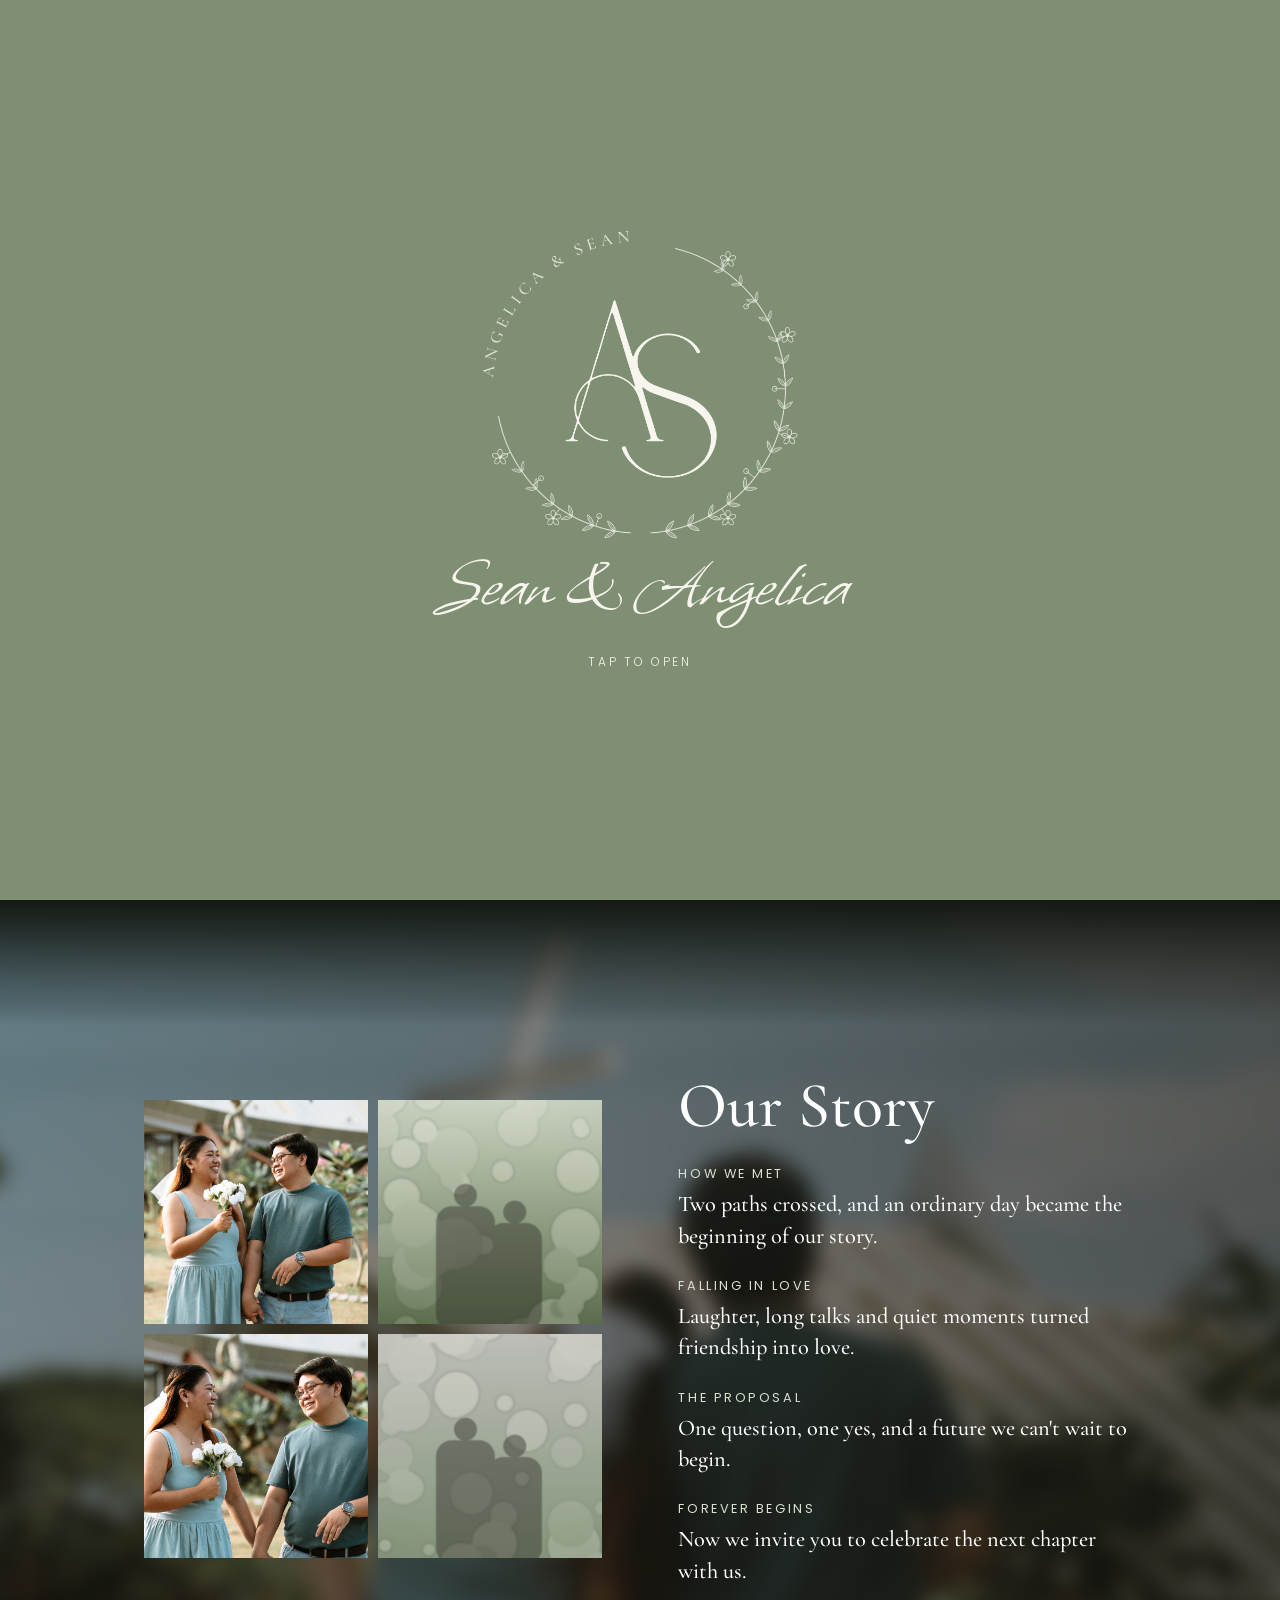
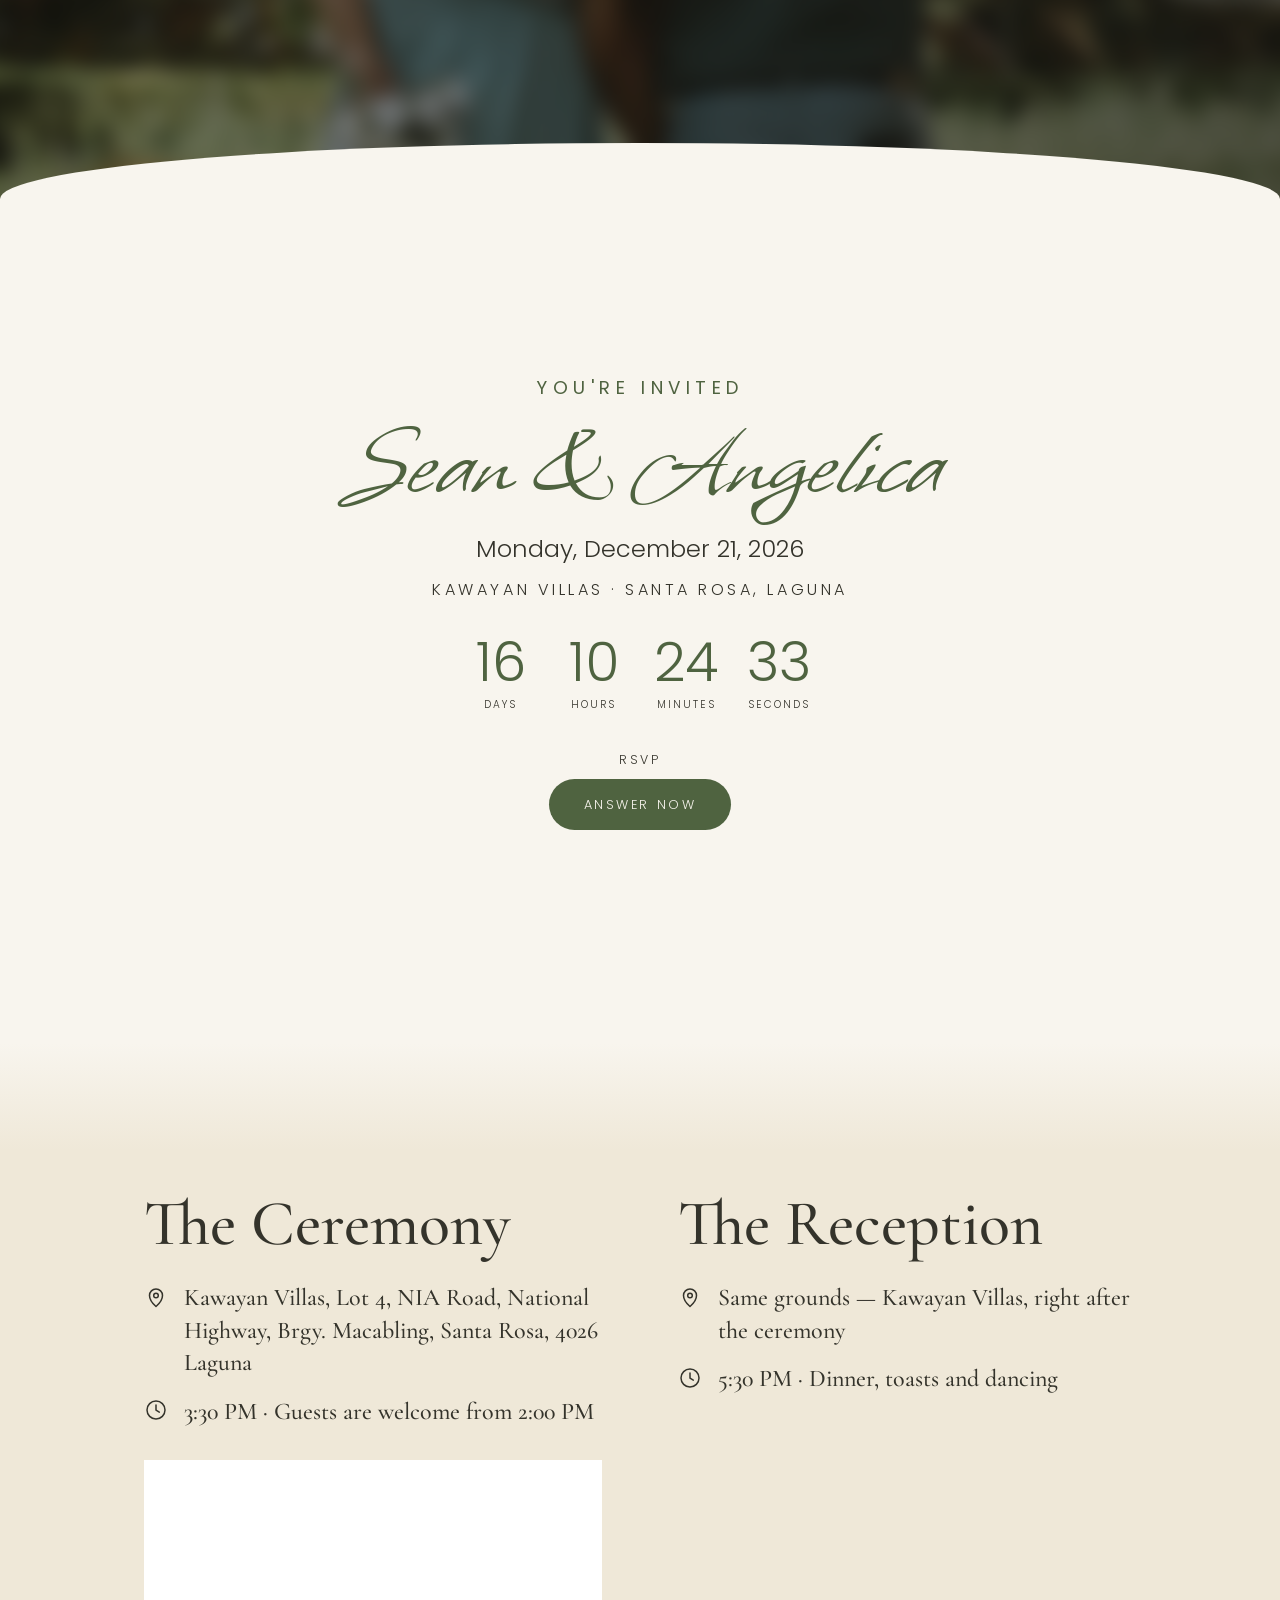
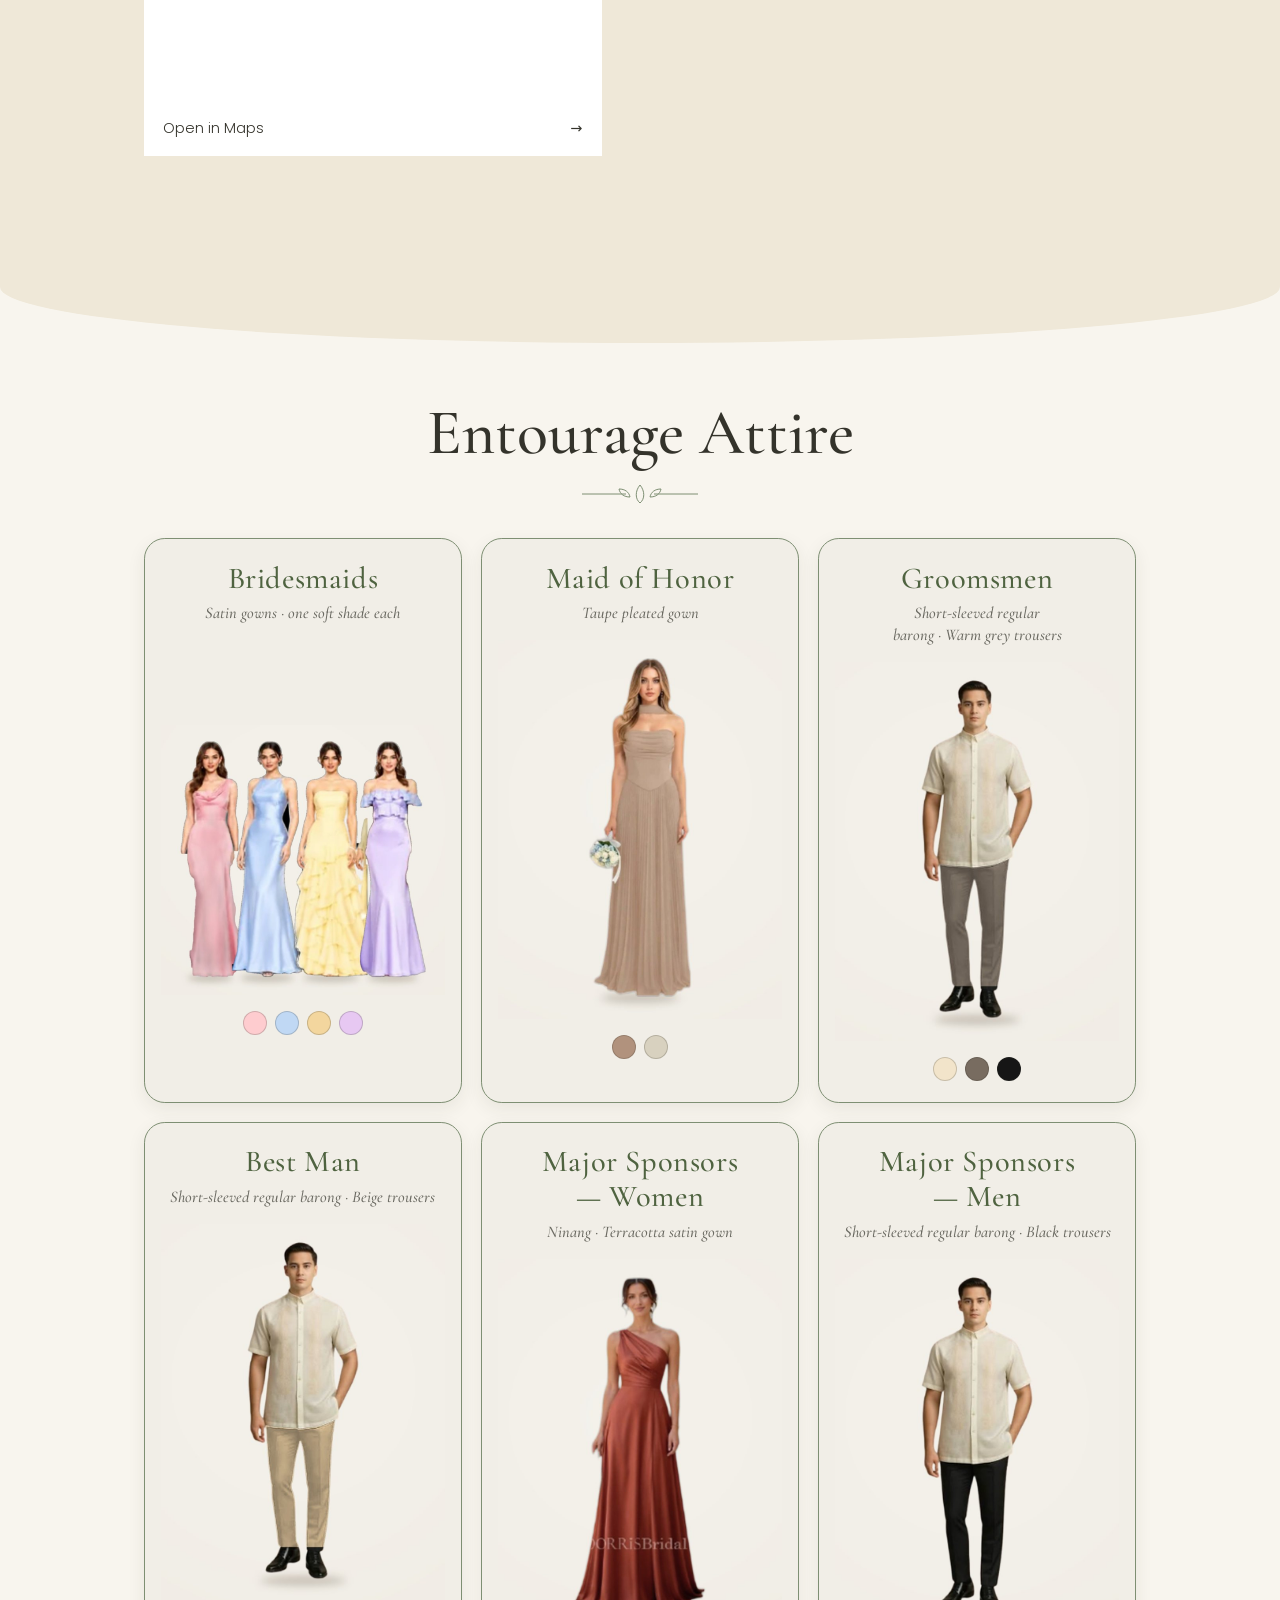
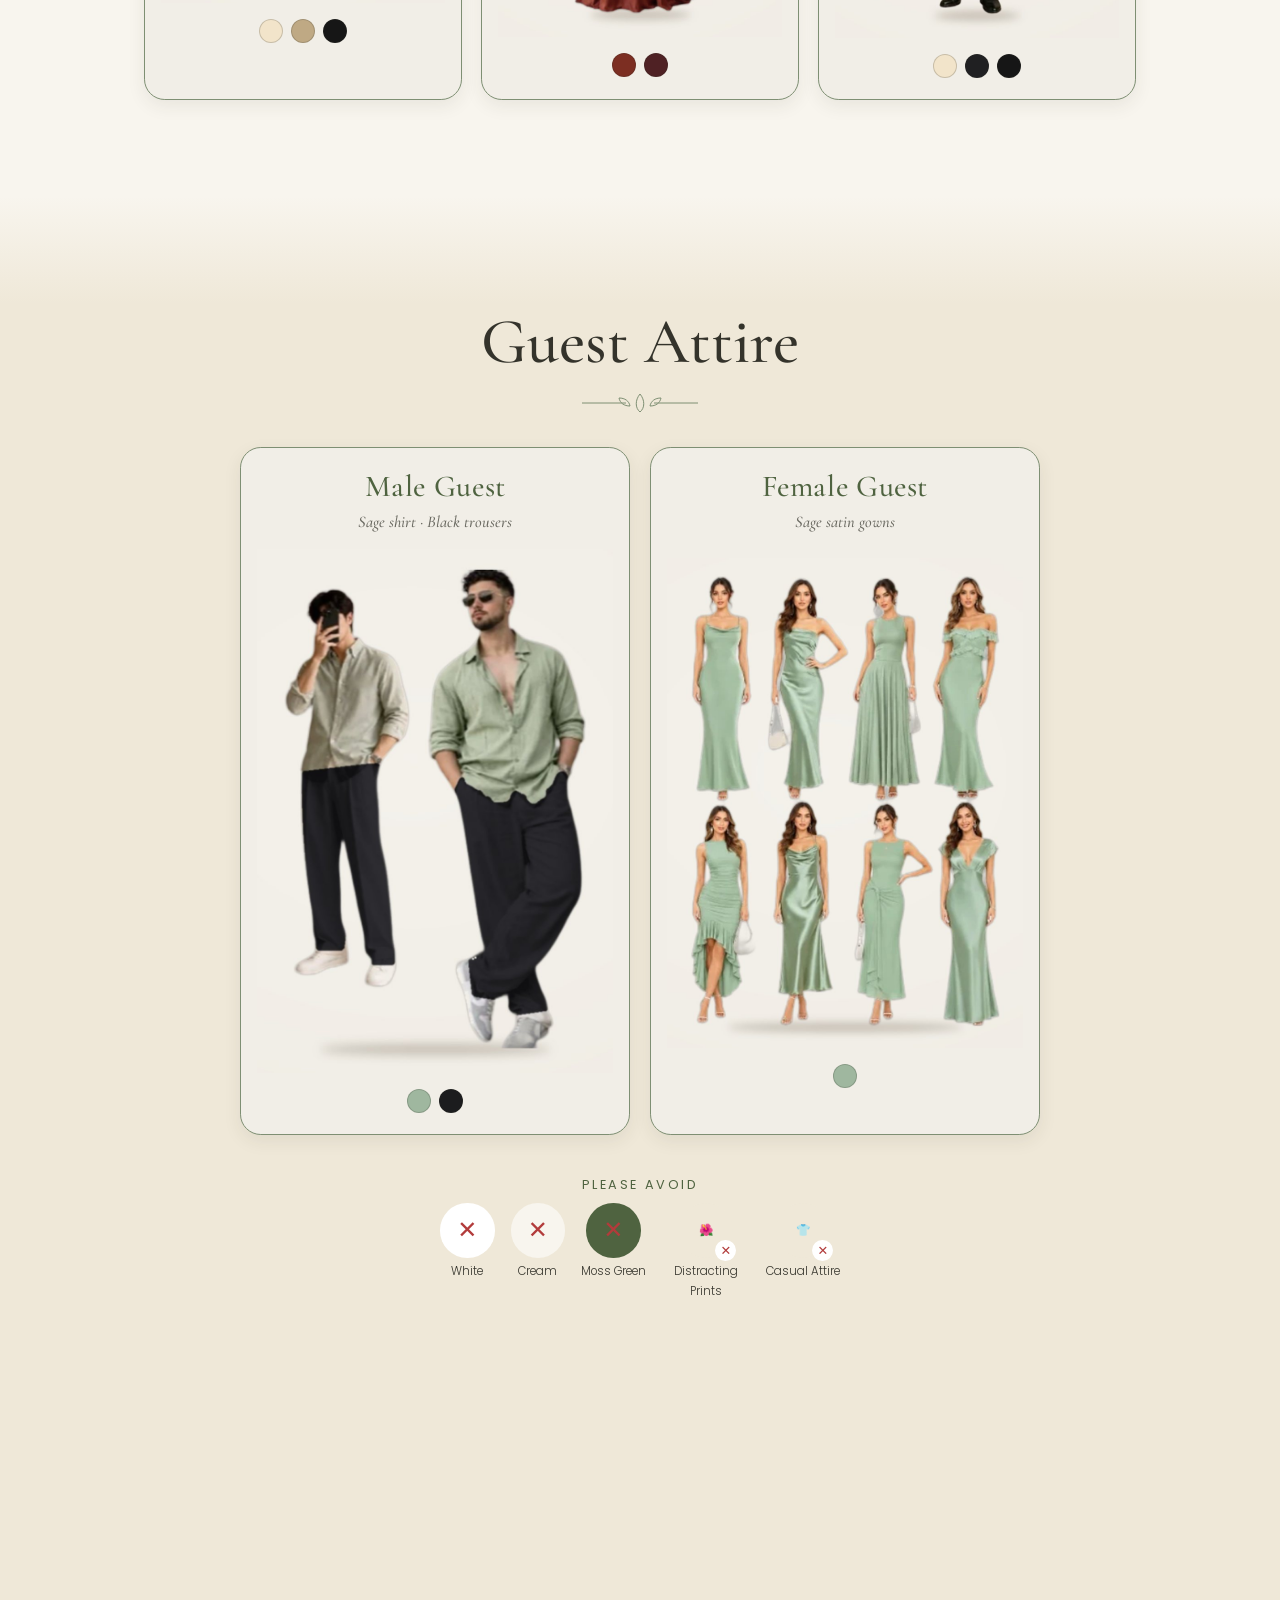
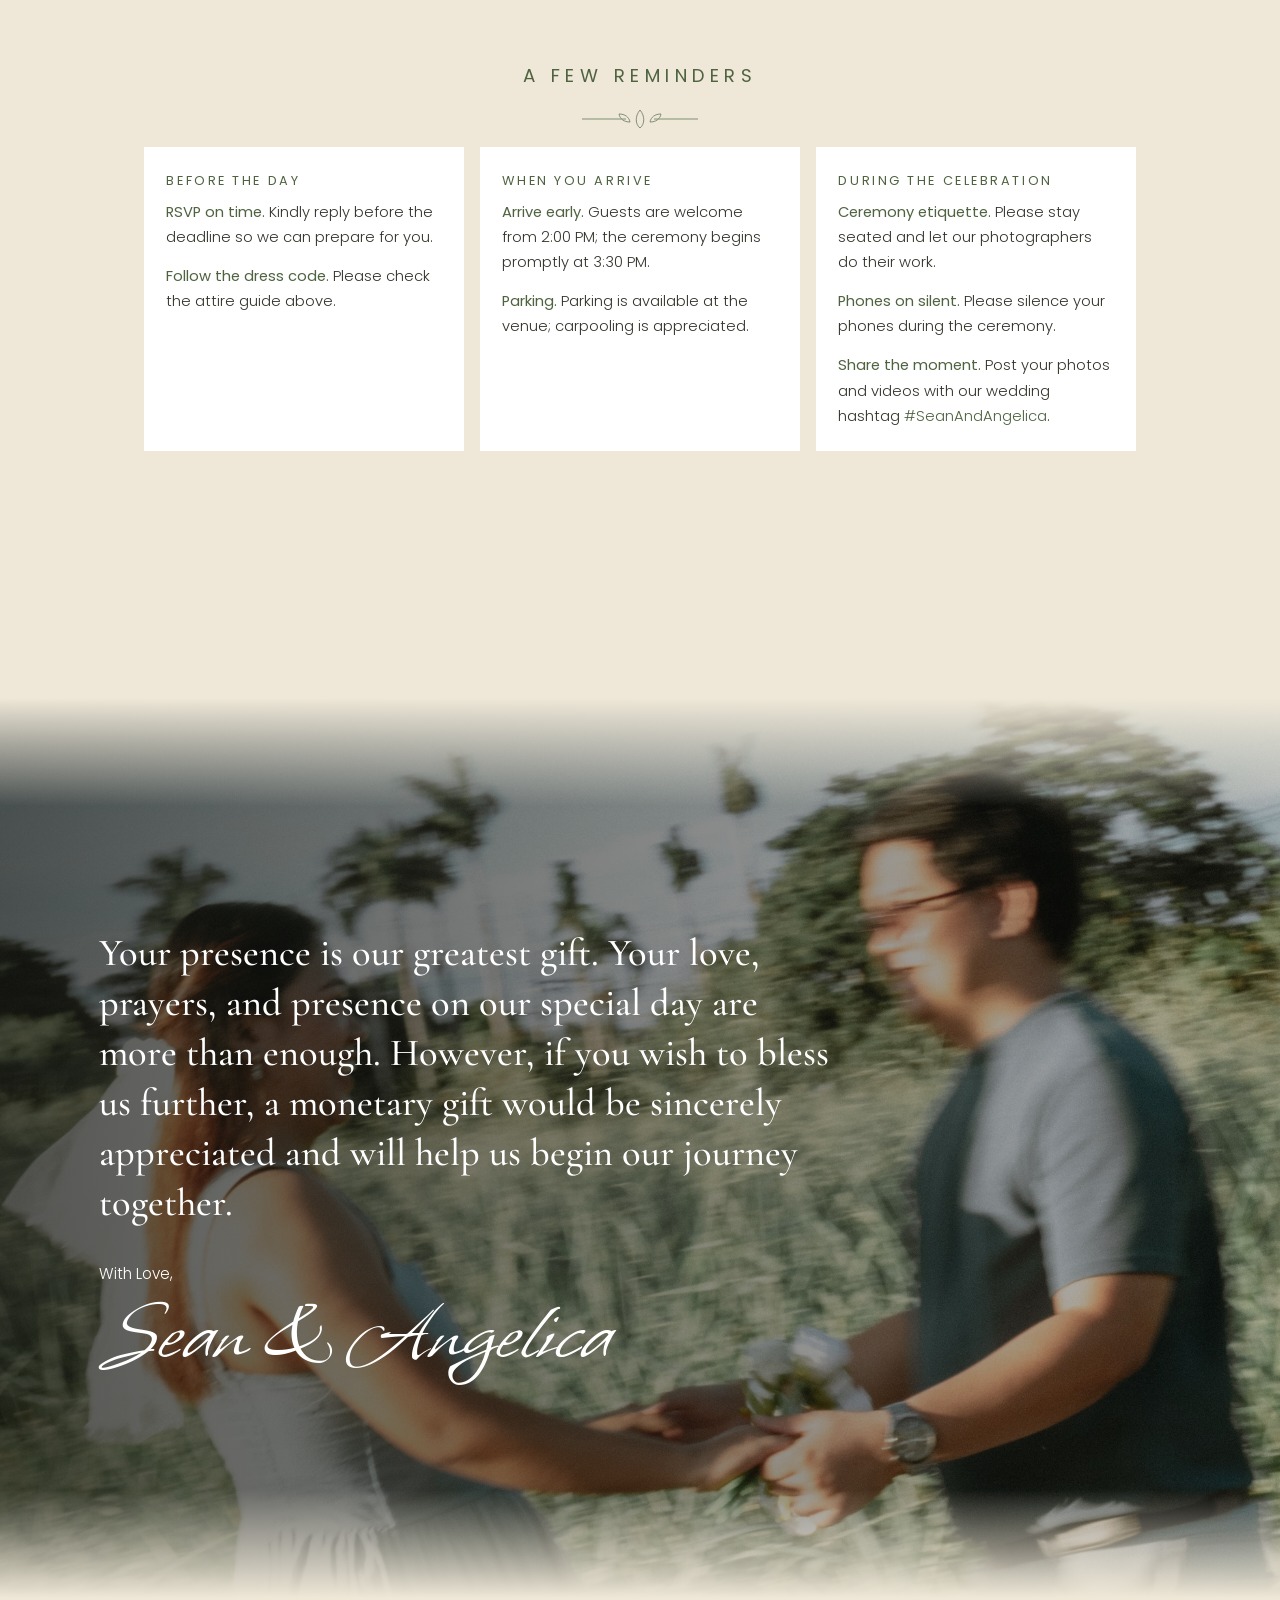
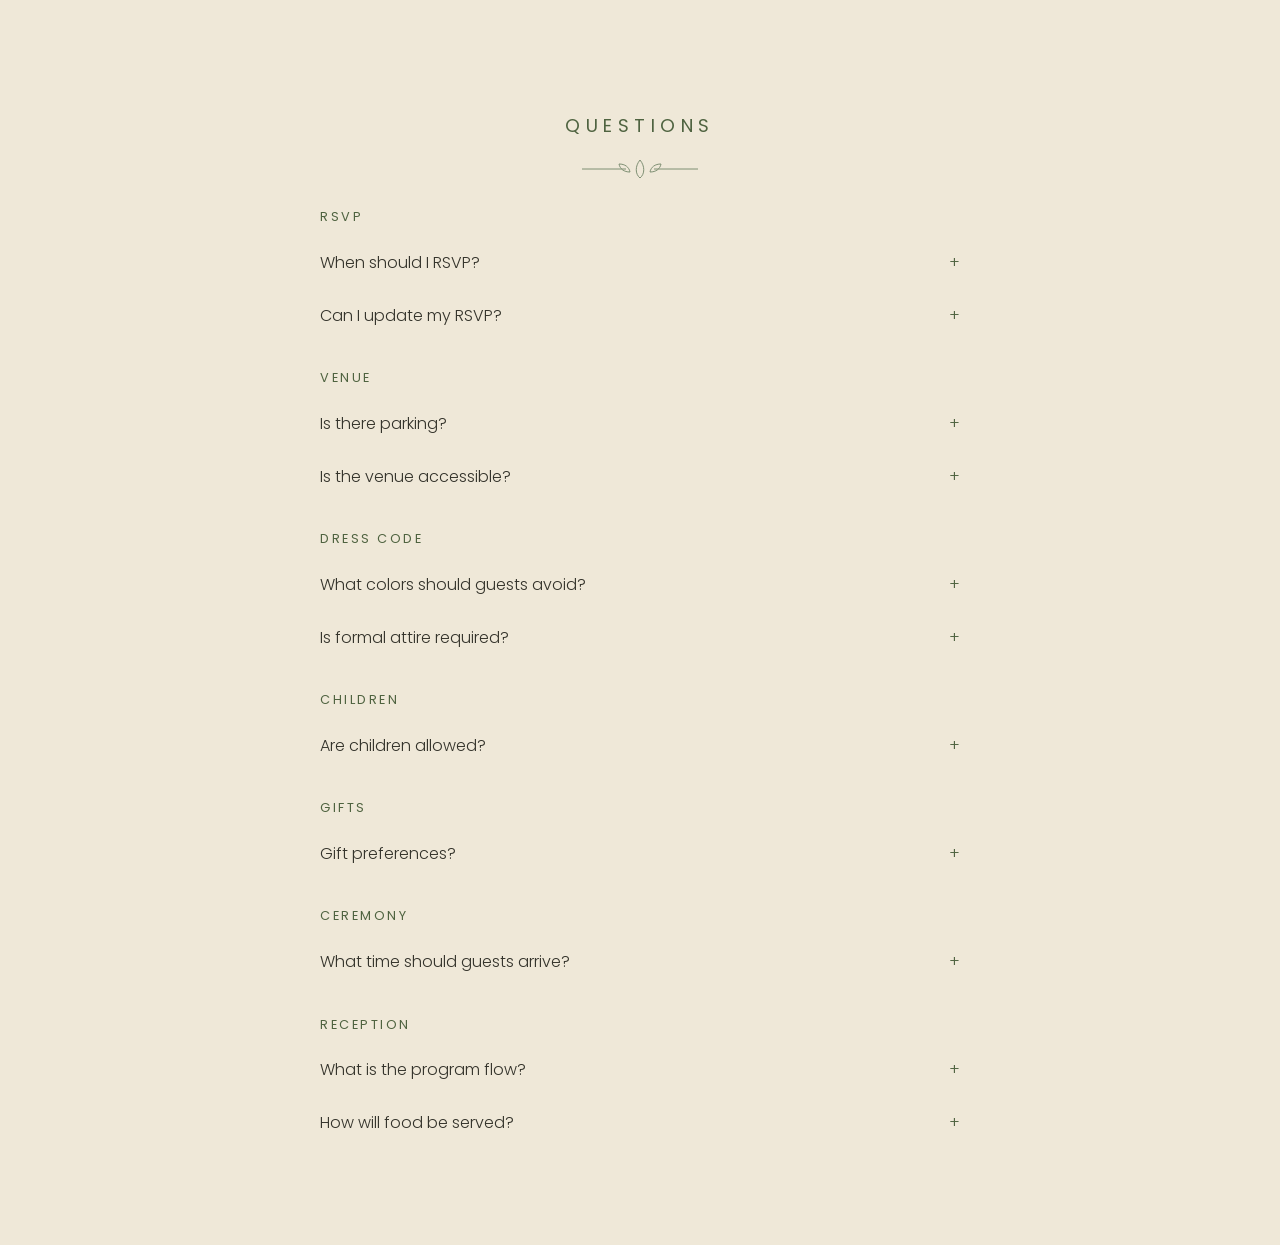
<file: index.html>
<!DOCTYPE html>
<html lang="en"><head><meta charset="utf-8">
<meta name="viewport" content="width=device-width,initial-scale=1,viewport-fit=cover">
<title>Sean &amp; Angelica · You're Invited</title>
<meta name="description" content="You are invited to the wedding of Sean &amp; Angelica at Kawayan Villas, Santa Rosa, Laguna.">
<meta property="og:title" content="Sean &amp; Angelica — You're Invited"><meta property="og:image" content="assets/logo/AS-full-sage.png">
<meta name="theme-color" content="#7E8F73"><link rel="manifest" href="manifest.webmanifest"><link rel="icon" href="assets/icons/icon-192.png">
<link rel="preconnect" href="https://fonts.googleapis.com"><link rel="preconnect" href="https://fonts.gstatic.com" crossorigin>
<link href="https://fonts.googleapis.com/css2?family=Poppins:wght@300;400;600&amp;family=Cormorant+Garamond:ital,wght@0,500;1,500&amp;family=Whisper&amp;display=swap" rel="stylesheet">
<link rel="stylesheet" href="styles.css"></head>
<body class="locked">
<svg width="0" height="0" style="position:absolute" aria-hidden="true"><symbol id="pin" viewBox="0 0 24 24"><path d="M12 21.5s-6.5-5.6-6.5-11a6.5 6.5 0 0113 0c0 5.4-6.500 11-6.500 11z"/><circle cx="12" cy="10.500" r="2.300"/></symbol><symbol id="clk" viewBox="0 0 24 24"><circle cx="12" cy="12" r="9"/><path d="M12 7v5.200l3.300 2"/></symbol><symbol id="fl" viewBox="0 0 120 24"><path d="M2 12h44M74 12h44M60 21c-5-4-5-12 0-18 5 6 5 14 0 18zM50 15c-6 0-10-3-11-8 6 0 10 3 11 8zM70 15c6 0 10-3 11-8-6 0-10 3-11 8z"/></symbol></svg>

<!-- PAGE 1 · COVER -->
<section id="cover" role="button" tabindex="0" aria-label="Tap to open the invitation">
<img class="logo" src="assets/logo/AS-full-cream.png" alt="A &amp; S monogram">
<h1 class="names">Sean &amp; Angelica</h1><p id="for" class="caps" hidden></p><p class="tap caps">Tap to open</p></section>

<header id="top"><nav class="l"><a href="#hero">Home</a><a href="#venue">The Day</a><a href="#attire">Attire</a></nav>
<a class="brand" href="#hero">Sean &amp; Angelica</a>
<nav class="r"><a href="#reminders">Reminders</a><a href="#presence">Gifts</a><a href="#story">Our Story</a><a href="#faq">FAQ</a></nav>
<button class="mb" aria-label="Menu" aria-expanded="false"></button></header>
<nav id="menu" aria-label="Menu"><a href="#hero">Home</a><a href="#venue">The Day</a><a href="#attire">Attire</a><a href="#reminders">Reminders</a><a href="#presence">Gifts</a><a href="#story">Our Story</a><a href="#faq">FAQ</a></nav>

<main>
<!-- PAGE 2 · SAVE THE DATE -->
<section class="pg" id="hero" aria-label="Sean and Angelica">
<div class="hero-media">
<!-- PHOTO 1: replace assets/photos/photo1.jpg, then tune --focus-x / --focus-y (where the couple is) so they stay in frame.
     Phone-only crop: add --focus-x-m / --focus-y-m, or wrap this img in <picture> with a portrait <source media="(max-width:768px)"> -->
<img class="hero-img" src="assets/photos/photo1.jpg" alt="Sean and Angelica" width="1920" height="1080" fetchpriority="high" decoding="async" style="--focus-x:50%;--focus-y:80%" onerror="this.remove()">
</div>
<div class="in-hero">
<h2 class="names rv">Sean &amp; Angelica</h2>
<p class="det rv"><span>21 . 12 . 2026</span> <i>·</i> <span>Sta. Rosa, Laguna</span> <i>·</i> <span>2:00 PM</span></p>
</div></section>

<!-- PAGE 3 · OUR STORY -->
<section class="pg" id="story" aria-label="Our Story"><div class="wrap two st rv">
<div class="quad"><figure class="ph" data-l="Photo 2"><img src="assets/photos/photo2.jpg" alt="How we met" loading="lazy" onerror="this.remove()"></figure><figure class="ph" data-l="Photo 3"><img src="assets/photos/photo3.jpg" alt="Falling in love" loading="lazy" onerror="this.remove()"></figure><figure class="ph" data-l="Photo 4"><img src="assets/photos/photo4.jpg" alt="The proposal" loading="lazy" onerror="this.remove()"></figure><figure class="ph" data-l="Photo 5"><img src="assets/photos/photo5.jpg" alt="Forever begins" loading="lazy" onerror="this.remove()"></figure></div>
<div class="stx"><h2 class="vh">Our Story</h2>
<h3>How We Met</h3><p>Two paths crossed, and an ordinary day became the beginning of our story.</p>
<h3>Falling in Love</h3><p>Laughter, long talks and quiet moments turned friendship into love.</p>
<h3>The Proposal</h3><p>One question, one yes, and a future we can't wait to begin.</p>
<h3>Forever Begins</h3><p>Now we invite you to celebrate the next chapter with us.</p></div>
</div></section>

<!-- PAGE 4 · YOU'RE INVITED -->
<section class="pg" id="invited"><div class="wrap rv"><h2>You're Invited</h2>
<p class="names">Sean &amp; Angelica</p><p class="big">Monday, December 21, 2026</p><p class="caps">Kawayan Villas · Santa Rosa, Laguna</p>
<div class="cd" id="cd"><div><b>00</b><small>Days</small></div><div><b>00</b><small>Hours</small></div><div><b>00</b><small>Minutes</small></div><div><b>00</b><small>Seconds</small></div></div>
<div class="rsvp" id="rsvp"><p class="caps sm">RSVP</p><a class="btn rsvp-link" href="rsvp.html">Answer Now</a></div>
<div class="thanks" id="thanks" hidden><p class="big" id="tt"></p><p id="tb"></p><a class="chg rsvp-link" href="rsvp.html">Change my answer</a></div>
</div></section>

<!-- PAGE 5 · CEREMONY & RECEPTION -->
<section class="pg alt" id="venue" aria-label="The Ceremony and Reception"><div class="wrap two vn rv">
<div><h2 class="vh">The Ceremony</h2>
<p class="row"><svg class="ic"><use href="#pin"/></svg><span>Kawayan Villas, Lot 4, NIA Road, National Highway, Brgy. Macabling, Santa Rosa, 4026 Laguna</span></p>
<p class="row"><svg class="ic"><use href="#clk"/></svg><span>3:30 PM · Guests are welcome from 2:00 PM</span></p>
<div class="map"><iframe title="Map to Kawayan Villas" loading="lazy" referrerpolicy="no-referrer-when-downgrade" src="https://www.google.com/maps?q=Kawayan+Villas,+Santa+Rosa,+Laguna&amp;output=embed"></iframe>
<a class="mapbar" target="_blank" rel="noopener" href="https://www.google.com/maps/search/?api=1&amp;query=Kawayan+Villas+Santa+Rosa+Laguna"><span>Open in Maps</span><span aria-hidden="true">→</span></a></div></div>
<div><h2 class="vh">The Reception</h2>
<p class="row"><svg class="ic"><use href="#pin"/></svg><span>Same grounds — Kawayan Villas, right after the ceremony</span></p>
<p class="row"><svg class="ic"><use href="#clk"/></svg><span>5:30 PM · Dinner, toasts and dancing</span></p></div>
</div></section>

<!-- PAGE 6 · ENTOURAGE ATTIRE -->
<section class="pg" id="attire" aria-label="Entourage attire"><div class="wrap att rv"><h2 class="vh ctr">Entourage Attire</h2><svg class="div"><use href="#fl"/></svg>
<div class="ag">
<article class="ac ac-wide"><h3>Bridesmaids</h3><p class="tl">Satin gowns · one soft shade each</p><figure class="fg"><img src="assets/attire/bridesmaids.jpg" width="900" height="857" alt="Four bridesmaids in satin gowns: pink, blue, yellow and lavender" loading="lazy"></figure><ul class="chips" aria-hidden="true"><li style="--c:#FECCCF" title="Pink"></li><li style="--c:#C0D8F4" title="Sky blue"></li><li style="--c:#F3D69E" title="Butter yellow"></li><li style="--c:#E7C8F2" title="Lavender"></li></ul></article>
<article class="ac"><h3>Maid of Honor</h3><p class="tl">Taupe pleated gown</p><figure class="fg"><img src="assets/attire/maid-of-honor.jpg" width="720" height="960" alt="Maid of honor in a taupe pleated gown holding a bouquet" loading="lazy"></figure><ul class="chips" aria-hidden="true"><li style="--c:#B1927D" title="Taupe"></li><li style="--c:#D8D1BF" title="Stone"></li></ul></article>
<article class="ac"><h3>Groomsmen</h3><p class="tl">Short-sleeved regular barong · Warm grey trousers</p><figure class="fg"><img src="assets/attire/groomsmen.jpg" width="720" height="961" alt="Groomsman in a short-sleeved barong with warm grey trousers" loading="lazy"></figure><ul class="chips" aria-hidden="true"><li style="--c:#F2E4CA" title="Barong"></li><li style="--c:#786C60" title="Trousers"></li><li style="--c:#161616" title="Shoes"></li></ul></article>
<article class="ac"><h3>Best Man</h3><p class="tl">Short-sleeved regular barong · Beige trousers</p><figure class="fg"><img src="assets/attire/best-man.jpg" width="720" height="961" alt="Best man in a short-sleeved barong with beige trousers" loading="lazy"></figure><ul class="chips" aria-hidden="true"><li style="--c:#F2E4CA" title="Barong"></li><li style="--c:#BFA984" title="Trousers"></li><li style="--c:#161616" title="Shoes"></li></ul></article>
<article class="ac"><h3>Major Sponsors — Women</h3><p class="tl">Ninang · Terracotta satin gown</p><figure class="fg"><img src="assets/attire/major-sponsors-women.jpg" width="720" height="960" alt="Ninang in a terracotta satin gown" loading="lazy"></figure><ul class="chips" aria-hidden="true"><li style="--c:#7C2E22" title="Terracotta"></li><li style="--c:#4F2124" title="Deep maroon"></li></ul></article>
<article class="ac"><h3>Major Sponsors — Men</h3><p class="tl">Short-sleeved regular barong · Black trousers</p><figure class="fg"><img src="assets/attire/major-sponsors-men.jpg" width="720" height="961" alt="Ninong in a short-sleeved barong with black trousers" loading="lazy"></figure><ul class="chips" aria-hidden="true"><li style="--c:#F2E4CA" title="Barong"></li><li style="--c:#202022" title="Trousers"></li><li style="--c:#161616" title="Shoes"></li></ul></article>
</div></div></section>

<!-- PAGE 6b · GUEST ATTIRE -->
<section class="pg alt" id="guest-attire" aria-label="Guest attire"><div class="wrap att rv"><h2 class="vh ctr">Guest Attire</h2><svg class="div"><use href="#fl"/></svg>
<div class="gg">
<article class="ac"><h3>Male Guest</h3><p class="tl">Sage shirt · Black trousers</p><figure class="fg"><img src="assets/attire/male-guest.jpg" width="780" height="1148" alt="Two male guests in sage shirts with black trousers" loading="lazy"></figure><ul class="chips" aria-hidden="true"><li style="--c:#9FB79F" title="Sage"></li><li style="--c:#1C1C1E" title="Black"></li></ul></article>
<article class="ac"><h3>Female Guest</h3><p class="tl">Sage satin gowns</p><figure class="fg"><img src="assets/attire/female-guest.jpg" width="880" height="1209" alt="Eight female guests in sage satin gowns" loading="lazy"></figure><ul class="chips" aria-hidden="true"><li style="--c:#9FB79F" title="Sage"></li></ul></article>
</div>
<div class="avoid"><h3>Please Avoid</h3><div class="sw no"><figure><i style="background:#fff"></i>White</figure><figure><i style="background:#F8F5EE"></i>Cream</figure><figure><i style="background:#4F6340"></i>Moss Green</figure><figure><i class="t">🌺</i>Distracting Prints</figure><figure><i class="t">👕</i>Casual Attire</figure></div></div>
</div></section>

<!-- PAGE 7 · REMINDERS -->
<section class="pg alt" id="reminders"><div class="wrap"><h2 class="rv">A Few Reminders</h2><svg class="div"><use href="#fl"/></svg>
<div class="cards rv">
<div class="card"><h3>Before the Day</h3><ul>
<li><b>RSVP on time.</b> Kindly reply before the deadline so we can prepare for you.</li>
<li><b>Follow the dress code.</b> Please check the attire guide above.</li></ul></div>
<div class="card"><h3>When You Arrive</h3><ul>
<li><b>Arrive early.</b> Guests are welcome from 2:00 PM; the ceremony begins promptly at 3:30 PM.</li>
<li><b>Parking.</b> Parking is available at the venue; carpooling is appreciated.</li></ul></div>
<div class="card"><h3>During the Celebration</h3><ul>
<li><b>Ceremony etiquette.</b> Please stay seated and let our photographers do their work.</li>
<li><b>Phones on silent.</b> Please silence your phones during the ceremony.</li>
<li><b>Share the moment.</b> Post your photos and videos with our wedding hashtag <span class="hash">#SeanAndAngelica</span>.</li></ul></div>
</div></div></section>

<!-- PAGE 8 · YOUR PRESENCE -->
<section class="pg" id="presence" aria-label="Your presence is our greatest gift"><div class="wrap rv"><div class="msg">
<p class="q">Your presence is our greatest gift. Your love, prayers, and presence on our special day are more than enough. However, if you wish to bless us further, a monetary gift would be sincerely appreciated and will help us begin our journey together.</p>
<p class="wl">With Love,</p><p class="names sig">Sean &amp; Angelica</p></div></div></section>

<!-- PAGE 9 · FAQ -->
<section class="pg alt" id="faq"><div class="wrap faq"><h2 class="rv">Questions</h2><svg class="div"><use href="#fl"/></svg>
<h3>RSVP</h3>
<details><summary>When should I RSVP?</summary><p>Please reply before the deadline stated on your invitation.</p></details>
<details><summary>Can I update my RSVP?</summary><p>Yes — open the RSVP page again and resubmit, or message us.</p></details>
<h3>Venue</h3>
<details><summary>Is there parking?</summary><p>Yes, parking is available at Kawayan Villas.</p></details>
<details><summary>Is the venue accessible?</summary><p>Let us know in your RSVP and we will help.</p></details>
<h3>Dress Code</h3>
<details><summary>What colors should guests avoid?</summary><p>White, cream and moss green, plus distracting prints.</p></details>
<details><summary>Is formal attire required?</summary><p>Yes, formal or semi-formal attire is requested.</p></details>
<h3>Children</h3>
<details><summary>Are children allowed?</summary><p>Only children named on your invitation. Thank you for understanding.</p></details>
<h3>Gifts</h3>
<details><summary>Gift preferences?</summary><p>Your presence is enough; monetary gifts are appreciated.</p></details>
<h3>Ceremony</h3>
<details><summary>What time should guests arrive?</summary><p>Guests are welcome from 2:00 PM. The ceremony starts at 3:30 PM.</p></details>
<h3>Reception</h3>
<details><summary>What is the program flow?</summary><p>Dinner, toasts, first dance and cake cutting, from 5:30 PM.</p></details>
<details><summary>How will food be served?</summary><p>A plated dinner will be served at your table.</p></details>
</div></section>
</main>
<script src="script.js" defer></script>
</body></html>
</file>
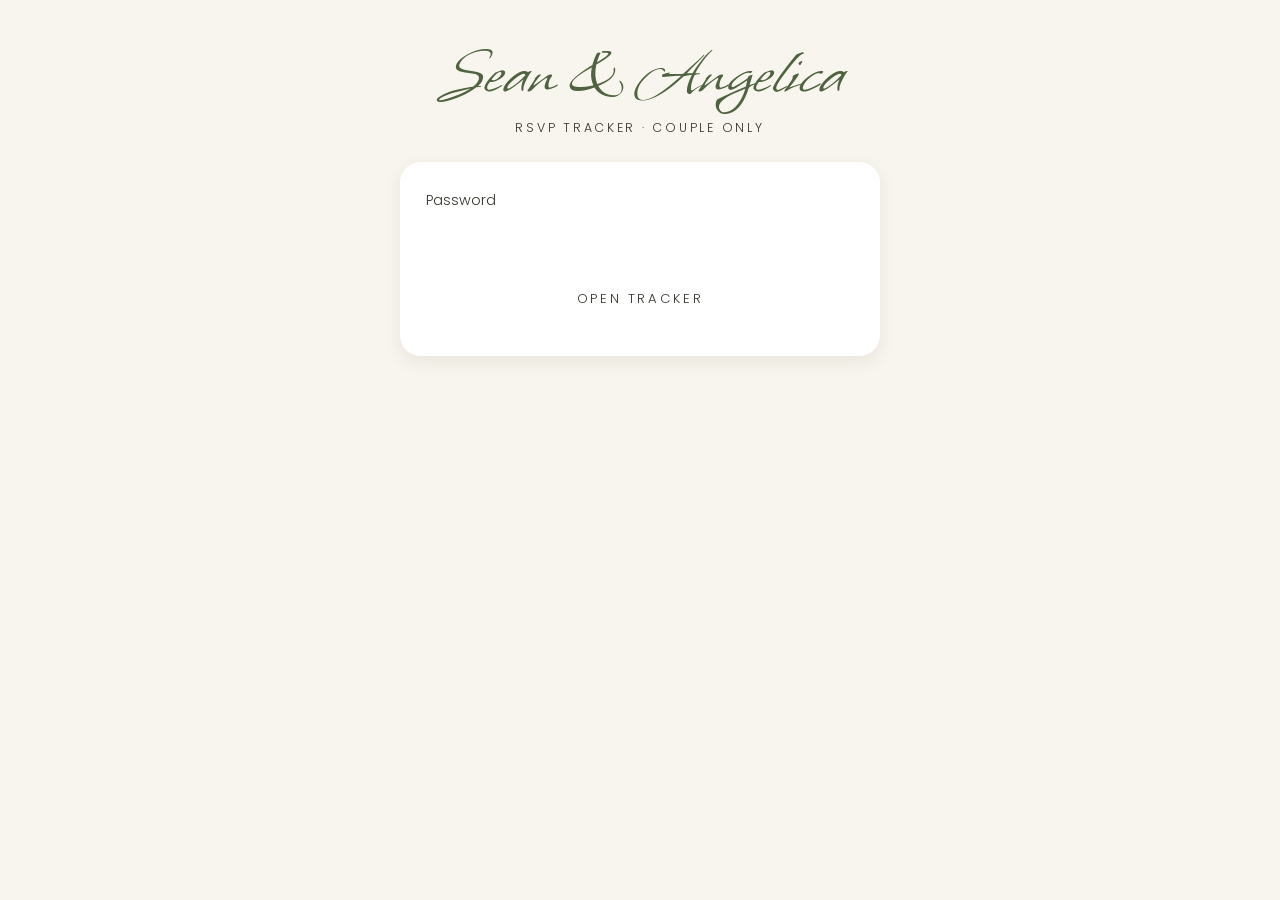
<file: couple.html>
<!DOCTYPE html><html lang="en"><head><meta charset="utf-8">
<meta name="viewport" content="width=device-width,initial-scale=1,viewport-fit=cover">
<title>Couple · RSVP tracker</title><meta name="robots" content="noindex,nofollow"><meta name="theme-color" content="#7E8F73">
<link rel="icon" href="assets/icons/icon-192.png">
<link rel="preconnect" href="https://fonts.googleapis.com"><link rel="preconnect" href="https://fonts.gstatic.com" crossorigin>
<link href="https://fonts.googleapis.com/css2?family=Poppins:wght@300;400;600&amp;family=Cormorant+Garamond:ital,wght@0,500;1,500&amp;family=Whisper&amp;display=swap" rel="stylesheet">
<link rel="stylesheet" href="styles.css"><link rel="stylesheet" href="rsvp.css"></head>
<body><main class="cp">
<h1>Sean &amp; Angelica</h1><p class="caps sm">RSVP tracker · couple only</p>
<div class="rcard" id="login"><form id="lf"><label>Password<input id="pw" type="password" autocomplete="current-password" required></label>
<button class="btn" type="submit">Open tracker</button><p class="err" id="lerr" role="alert"></p></form></div>
<section id="dash" hidden>
<div class="stats" id="stats"></div>
<div class="bar"><div class="tabs" id="tabs"></div><div class="acts"><button id="rf" type="button">Refresh</button><button id="lo" type="button">Log out</button></div></div>
<div id="list"></div>
<form class="rcard add" id="af"><label>Add guests<textarea id="bulk" placeholder="One guest or family per line. Add a comma and the number of seats, e.g.&#10;Kuya Renzo, 2&#10;Tita Baby, 1" required></textarea></label>
<p>Each guest gets a personal link. Copy it from the list and send it to them.</p><button class="btn" type="submit">Add to guest list</button><p class="err" id="aerr" role="alert"></p></form>
</section></main><script src="couple.js"></script></body></html>
</file>
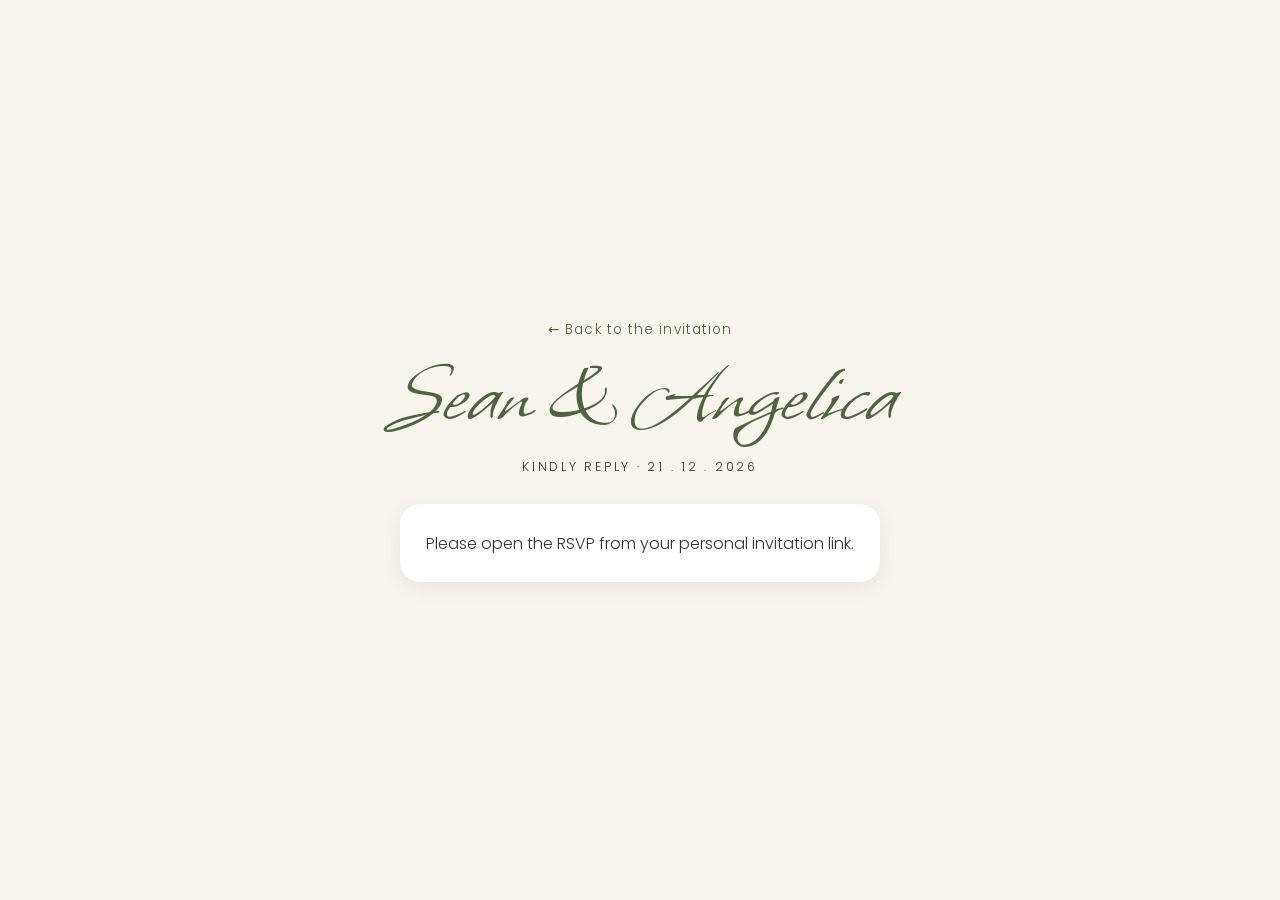
<file: rsvp.html>
<!DOCTYPE html><html lang="en"><head><meta charset="utf-8">
<meta name="viewport" content="width=device-width,initial-scale=1,viewport-fit=cover">
<title>RSVP · Sean &amp; Angelica</title><meta name="robots" content="noindex"><meta name="theme-color" content="#7E8F73">
<link rel="icon" href="assets/icons/icon-192.png">
<link rel="preconnect" href="https://fonts.googleapis.com"><link rel="preconnect" href="https://fonts.gstatic.com" crossorigin>
<link href="https://fonts.googleapis.com/css2?family=Poppins:wght@300;400;600&amp;family=Cormorant+Garamond:ital,wght@0,500;1,500&amp;family=Whisper&amp;display=swap" rel="stylesheet">
<link rel="stylesheet" href="styles.css"><link rel="stylesheet" href="rsvp.css"></head>
<body><main class="rp">
<a class="back" href="./#invited">← Back to the invitation</a>
<h1 class="names">Sean &amp; Angelica</h1>
<p class="caps sm">Kindly reply · 21 . 12 . 2026</p>
<div class="rcard" id="card"><p>Loading your invitation…</p></div>
</main><script src="rsvp.js"></script></body></html>
</file>
<file: styles.css>
:root{--sage:#7E8F73;--moss:#4F6340;--ink:#34332B;--mist:#C4C4C0;--cream:#F8F5EE;--parch:#EFE8D8;--white:#fff;--s:'Whisper','Segoe Script',cursive;--p:'Poppins',system-ui,sans-serif}
*{box-sizing:border-box}html{scroll-behavior:smooth;scroll-padding-top:4.2rem}
body{margin:0;background:var(--cream);color:var(--ink);font:300 1rem/1.7 var(--p)}body.locked{overflow:hidden}
h1,h2,h3,p{margin:0}.caps{text-transform:uppercase;letter-spacing:.22em}.sm{font-size:.78rem}.big{font-size:1.5rem;margin:.4rem 0}
.pg{min-height:100svh;display:grid;place-items:center;padding:clamp(5.5rem,10vw,7rem) 1.4rem clamp(3rem,9vw,6rem);text-align:center}
.wrap{width:100%;max-width:62rem}.alt{background:var(--parch)}
h2{font-size:clamp(.9rem,2.6vw,1.15rem);letter-spacing:.3em;text-transform:uppercase;color:var(--moss);font-weight:400;margin-bottom:.6rem}
h3{font-size:.8rem;letter-spacing:.2em;text-transform:uppercase;color:var(--moss);font-weight:400;margin:1.6rem 0 .5rem}
.names{font:400 clamp(3.2rem,13vw,6.5rem)/1.05 var(--s);color:var(--moss);letter-spacing:0;text-transform:none}
.div{width:7.5rem;height:1.5rem;stroke:var(--sage);fill:none;display:block;margin:1rem auto}
.two{display:grid;gap:2.5rem}.top{align-items:start}@media(min-width:760px){.two{grid-template-columns:1fr 1fr;align-items:center}.top{align-items:stretch}}
.rv{opacity:0;transform:translateY(1.4rem);transition:opacity 1s,transform 1s}.rv.in{opacity:1;transform:none}
.btn{display:inline-block;background:var(--moss);color:var(--cream);padding:.9rem 2.2rem;border-radius:2rem;text-decoration:none;font-size:.8rem;letter-spacing:.2em;text-transform:uppercase;transition:background .3s}.btn:hover{background:var(--sage)}
/* cover */
#cover{position:fixed;inset:0;z-index:99;background:var(--sage);color:var(--cream);display:grid;place-content:center;justify-items:center;gap:.6rem;text-align:center;cursor:pointer;clip-path:circle(150% at 50% 45%);transition:clip-path 1.5s cubic-bezier(.7,0,.3,1)}
#cover.open{clip-path:circle(0% at 50% 45%)}#cover .names{color:var(--cream);font-size:clamp(2.6rem,10vw,4.5rem)}
.logo{width:clamp(12rem,52vw,20rem);animation:rise 1.6s ease-out both}.tap{font-size:.75rem;animation:pulse 2.6s ease-in-out infinite;margin-top:1rem}
@keyframes rise{from{opacity:0;transform:scale(.94)}}@keyframes pulse{50%{opacity:.35}}
/* photos */
.ph{position:relative;aspect-ratio:4/5;margin:0;background:var(--parch);border:1px solid var(--mist);overflow:hidden;display:grid;place-items:center}
.alt .ph{background:var(--cream)}.ph::before{content:attr(data-l);font-size:.72rem;letter-spacing:.2em;text-transform:uppercase;color:var(--sage)}
.ph img{position:absolute;inset:0;width:100%;height:100%;object-fit:cover;transition:scale 1.2s}.ph:hover img{scale:1.06}
/* countdown + rsvp */
.cd{display:flex;justify-content:center;gap:clamp(.6rem,3vw,1.6rem);margin:2rem 0}.cd div{min-width:4.2rem}
.cd b{display:block;font:300 clamp(2rem,8vw,3.4rem)/1 var(--p);color:var(--moss)}.cd small{font-size:.65rem;letter-spacing:.2em;text-transform:uppercase}
.rsvp{display:flex;flex-direction:column;align-items:center;gap:.6rem}
/* cards */
.card{background:var(--white);border:1px solid var(--mist);padding:1.4rem;text-align:center}.card h3{margin-top:.2rem}
.cards{display:grid;grid-template-columns:repeat(auto-fit,minmax(15rem,1fr));gap:1rem;text-align:left}.cards h3{margin-top:0}.cards ul{list-style:none;margin:0;padding:0}.cards li{margin-bottom:.9rem;font-size:.92rem}.cards li:last-child{margin-bottom:0}.cards li b{font-weight:400;color:var(--moss)}.hash{white-space:nowrap;color:var(--moss)}.cards .card{text-align:left}
.sw{display:flex;flex-wrap:wrap;gap:1rem;justify-content:center}.sw figure{margin:0;font-size:.72rem;max-width:5.5rem}
.sw i{display:grid;place-items:center;width:3.4rem;height:3.4rem;border-radius:50%;border:1px solid var(--mist);margin:0 auto .3rem;font-style:normal;position:relative}
.no i::after{content:"✕";position:absolute;inset:0;display:grid;place-items:center;color:#b23b3b;font-size:1.5rem}.no i.t{background:var(--parch)}.no i.t::after{inset:auto -.2rem -.2rem auto;width:1.3rem;height:1.3rem;border-radius:50%;background:#fff;font-size:.8rem}
/* presence + faq */
.faq{max-width:40rem}.faq h3{text-align:left}
details{border-bottom:1px solid var(--mist);text-align:left;padding:.8rem 0}summary{cursor:pointer;list-style:none;display:flex;justify-content:space-between;gap:1rem}
summary::-webkit-details-marker{display:none}summary::after{content:"+";color:var(--moss)}details[open] summary::after{content:"–"}details p{padding-top:.5rem;font-size:.9rem}
@media(prefers-reduced-motion:reduce){*{animation:none!important;transition-duration:.01s!important}html{scroll-behavior:auto}}

/* header */
header{position:fixed;inset:0 0 auto;z-index:60;display:flex;align-items:center;justify-content:space-between;gap:1.5rem;padding:1.1rem clamp(1rem,4vw,2.5rem);color:#fff;transition:background .4s,color .4s,box-shadow .4s}
header.solid{background:var(--cream);color:var(--ink);box-shadow:0 1px 0 var(--mist)}
header nav{display:flex;gap:clamp(1rem,2.4vw,2.2rem);flex:1}header .r{justify-content:flex-end}
header a,#menu a{color:inherit;text-decoration:none;font-size:.9rem;transition:opacity .3s}header nav a:hover{opacity:.55}
.brand{font:500 clamp(1.1rem,2.3vw,1.6rem)/1 'Cormorant Garamond',Georgia,serif;letter-spacing:.06em;text-transform:uppercase;white-space:nowrap}
.mb{display:none;background:none;border:0;width:2rem;height:2rem;color:inherit;position:relative;cursor:pointer}
.mb::before{content:"";position:absolute;left:.2rem;right:.2rem;top:.6rem;height:1.5px;background:currentColor;box-shadow:0 .4rem 0 currentColor,0 .8rem 0 currentColor}
#menu{display:none}
@media(max-width:860px){header nav{display:none}.mb{display:block}
 #menu{position:fixed;inset:0 0 auto;top:3.8rem;z-index:59;background:var(--cream);flex-direction:column;padding:.6rem 1.4rem 1.2rem;border-bottom:1px solid var(--mist);transform:translateY(-130%);transition:transform .4s;display:flex}
 #menu.open{transform:none}#menu a{padding:.7rem 0;border-bottom:1px solid var(--parch);color:var(--ink)}}
/* hero: full-bleed photo */
:root{--edge-rgb:20,24,18;--hero-fade:clamp(6rem,20vh,14rem);--story-fade:clamp(5rem,14vh,10rem)}
#hero{position:relative;isolation:isolate;display:block;padding:0;color:#fff;scroll-margin-top:-4.2rem;background:rgb(var(--edge-rgb));overflow:hidden;overflow:clip}
.hero-media{position:absolute;inset:0;z-index:-2}
.hero-img{display:block;width:100%;height:100%;object-fit:cover;object-position:var(--focus-x,50%) var(--focus-y,80%)}
#hero::before{content:"";position:absolute;inset:0;z-index:-1;background:linear-gradient(rgba(20,25,18,.35),rgba(20,25,18,.5));pointer-events:none}
#hero::after{content:"";position:absolute;left:0;right:0;bottom:0;height:var(--hero-fade);z-index:-1;background:linear-gradient(rgba(var(--edge-rgb),0),rgb(var(--edge-rgb)));pointer-events:none}
@media(max-width:768px){.hero-img{object-position:var(--focus-x-m,var(--focus-x,50%)) var(--focus-y-m,var(--focus-y,80%))}}
.in-hero{min-height:100svh;display:flex;flex-direction:column;align-items:center;padding:clamp(6.5rem,22vh,12rem) 1.4rem 0}
#hero .names{color:#fff;font-size:clamp(4.6rem,17vw,11.5rem);line-height:.92;text-shadow:0 2px 28px rgba(0,0,0,.4);margin:0}
.det{margin-top:clamp(1.4rem,5vh,3rem);font-size:clamp(.72rem,2vw,1.1rem);letter-spacing:.22em;text-transform:uppercase;text-shadow:0 1px 14px rgba(0,0,0,.5)}
.det span{white-space:nowrap}.det i{font-style:normal;margin:0 .5em}@media(max-width:520px){.det{letter-spacing:.16em;line-height:2}.det i{margin:0 .25em}}

/* venue: simple, no boxes */
.vn{align-items:start;text-align:left;gap:clamp(2.5rem,6vw,5rem)}@media(min-width:760px){.vn{align-items:start}}
.vh{font:500 clamp(2.4rem,5.4vw,4rem)/1.05 'Cormorant Garamond',Georgia,serif;letter-spacing:0;text-transform:none;color:var(--ink);margin:0 0 1.6rem}
.row{display:flex;gap:1rem;align-items:flex-start;margin:0 0 1rem;font:500 clamp(1.15rem,2.2vw,1.5rem)/1.35 'Cormorant Garamond',Georgia,serif;color:var(--ink)}
.ic{flex:none;width:1.5rem;height:1.5rem;margin-top:.15rem;fill:none;stroke:currentColor;stroke-width:1.5;stroke-linecap:round;stroke-linejoin:round}
.map{margin-top:2rem;background:#fff}.map iframe{display:block;width:100%;height:15rem;border:0}
.mapbar{display:flex;justify-content:space-between;padding:1rem 1.2rem;color:var(--ink);text-decoration:none;font-size:.9rem;background:#fff}.mapbar:hover{background:var(--cream)}
/* gift: left-aligned over photo, no box */
#presence{place-items:center start;text-align:left;color:#fff;background:linear-gradient(90deg,rgba(20,22,18,.72),rgba(20,22,18,.3)),url(assets/photos/photo6.jpg) center/cover var(--moss)}
#presence .wrap{max-width:none;padding-left:clamp(0rem,6vw,6rem)}.msg{max-width:46rem}
.q{font:500 clamp(1.5rem,3.6vw,2.4rem)/1.3 'Cormorant Garamond',Georgia,serif}
.wl{margin-top:2rem;font-size:.95rem}.sig{color:#fff;font-size:clamp(3.4rem,9vw,5.5rem);margin-top:.2rem}

/* story: photo square left, text right */
#story{position:relative;z-index:1;margin-top:-1px;overflow:hidden;color:#fff;text-align:left;background:var(--moss)}
#story::before{content:"";position:absolute;inset:-2rem;z-index:0;background:linear-gradient(270deg,rgba(20,22,18,.72),rgba(20,22,18,.45)),url(assets/photos/photo1.jpg) center/cover;filter:blur(10px)}
#story::after{content:"";position:absolute;left:0;right:0;top:0;height:var(--story-fade);z-index:0;background:linear-gradient(rgb(var(--edge-rgb)),rgba(var(--edge-rgb),0));pointer-events:none}
#story .wrap{position:relative;z-index:1}.st{gap:clamp(2rem,6vw,5rem)}
.quad{display:grid;grid-template-columns:1fr 1fr;gap:.6rem;max-width:34rem;width:100%;margin-inline:auto}.quad .ph{aspect-ratio:1;border:0}
.stx .vh{color:#fff;margin-bottom:.8rem}.stx h3{color:#d9e0d0;margin:1.5rem 0 .2rem}
.stx p{font:500 clamp(1.15rem,2vw,1.4rem)/1.4 'Cormorant Garamond',Georgia,serif}

/* attire (entourage + guest): figure cards built from the attire guide */
:root{--cell:#F1EEE7}
.ctr{text-align:center;margin-bottom:.4rem}.att{max-width:62rem}
.ag,.gg{display:grid;gap:1.2rem;margin-top:2rem;text-align:center}
.ag{grid-template-columns:repeat(3,1fr)}.gg{grid-template-columns:repeat(2,1fr);max-width:50rem;margin-inline:auto}
.ac{display:flex;flex-direction:column;background:var(--cell);border:1.5px solid var(--sage);border-radius:1.3rem;box-shadow:0 6px 18px rgba(52,51,43,.08);padding:1.4rem 1rem 1.3rem;overflow:hidden}
.ac h3{font:500 clamp(1.5rem,2.4vw,1.9rem)/1.15 'Cormorant Garamond',Georgia,serif;letter-spacing:.02em;text-transform:none;color:var(--moss);margin:0;text-wrap:balance}
.tl{font:italic 500 1.02rem/1.35 'Cormorant Garamond',Georgia,serif;color:#6b6a62;margin:.35rem 0 0;text-wrap:balance}
.fg{margin:1rem 0 0;aspect-ratio:4/5;display:grid}
.fg img{display:block;width:100%;height:100%;object-fit:contain;object-position:center bottom}
.chips{display:flex;justify-content:center;gap:.5rem;list-style:none;margin:1rem 0 0;padding:0}
.chips li{width:1.5rem;height:1.5rem;border-radius:50%;background:var(--c);border:1px solid rgba(52,51,43,.22)}
.gg .fg{aspect-ratio:5/7;width:100%;max-width:24rem;margin-inline:auto}
.avoid{margin-top:2.4rem}.avoid h3{margin-top:0}
/* tablet: bridesmaids full row, last card centered */
@media(max-width:899px){
 .ag{grid-template-columns:repeat(2,1fr)}
 .ag>.ac-wide{grid-column:1/-1}.ac-wide .fg{aspect-ratio:auto;max-width:30rem;margin-inline:auto}.ac-wide .fg img{height:auto}
 .ag>.ac:last-child{grid-column:1/-1;width:calc(50% - .6rem);justify-self:center}}
/* phone: one column */
@media(max-width:620px){
 .ag,.gg{grid-template-columns:1fr}.ag>.ac:last-child{width:auto}
 .ag .fg{max-width:18rem;margin-inline:auto}.ag .ac-wide .fg{max-width:24rem}}

/* ---- section transitions (free-flow scroll, no snapping) ----
   hero > story   : photo fades into the dark story layer (above)
   story > invited: cream sheet rises over story in a soft arch
   invited > venue, attire > guest, reminders > gift, gift > faq: soft mist blends
   venue > attire : venue drops over attire in a soft arch
   guest > reminders: same parchment, no edge to hide */
:root{--arch:clamp(2rem,6vw,3.5rem);--mist:clamp(4rem,12vh,8rem);--parch-rgb:239,232,216;--cream-rgb:248,245,238}
.pg>.wrap{position:relative;z-index:1}
#story{padding-bottom:calc(clamp(3rem,9vw,6rem) + var(--arch))}
#invited{position:relative;z-index:2;margin-top:calc(var(--arch) * -1);background:var(--cream);border-radius:50% 50% 0 0 / var(--arch) var(--arch) 0 0}
#venue{position:relative;z-index:2;margin-bottom:calc(var(--arch) * -1);padding-bottom:calc(clamp(3rem,9vw,6rem) + var(--arch));border-radius:0 0 50% 50% / 0 0 var(--arch) var(--arch)}
#venue::before,#guest-attire::before,#presence::before,#presence::after{content:"";position:absolute;left:0;right:0;height:var(--mist);z-index:0;pointer-events:none}
#venue::before{top:0;background:linear-gradient(rgb(var(--cream-rgb)),rgba(var(--parch-rgb),0))}
#guest-attire{position:relative}
#guest-attire::before{top:0;background:linear-gradient(rgb(var(--cream-rgb)),rgba(var(--parch-rgb),0))}
#presence{position:relative}
#presence::before{top:0;background:linear-gradient(rgb(var(--parch-rgb)),rgba(var(--parch-rgb),0))}
#presence::after{bottom:0;background:linear-gradient(rgba(var(--parch-rgb),0),rgb(var(--parch-rgb)))}

/* rsvp state on the invitation */
[hidden]{display:none!important}
.thanks{margin-top:2rem;text-align:center}.thanks .big{font:500 clamp(1.8rem,4vw,2.4rem)/1.2 'Cormorant Garamond',Georgia,serif;color:var(--moss)}
.thanks p{margin:.4rem auto;max-width:30rem}.chg{display:inline-block;margin-top:.8rem;font-size:.8rem;color:var(--moss)}
</file>
<file: rsvp.css>
/* RSVP page + couple dashboard */
.rp{min-height:100svh;display:grid;align-content:center;justify-items:center;gap:.7rem;padding:2rem 1.2rem;text-align:center}
.rp .names{font-size:clamp(3rem,13vw,5.5rem)}
.back{color:var(--moss);font-size:.85rem;text-decoration:none;letter-spacing:.08em}.back:hover{text-decoration:underline}
.rcard{width:100%;max-width:30rem;margin-top:1rem;background:#fff;border:1px solid var(--mist);border-radius:1.3rem;padding:1.6rem;text-align:left;box-shadow:0 6px 18px rgba(52,51,43,.08)}
.hi{font:500 1.7rem/1.2 'Cormorant Garamond',Georgia,serif;color:var(--moss);margin-bottom:1rem}
.rcard fieldset{border:0;padding:0;margin:0 0 1rem}.rcard legend{font-size:.8rem;letter-spacing:.2em;text-transform:uppercase;color:var(--moss);margin-bottom:.6rem}
.opt{display:block;position:relative;margin-bottom:.5rem}.opt input{position:absolute;opacity:0;inset:0}
.opt span{display:block;padding:.85rem 1rem;border:1.5px solid var(--mist);border-radius:.8rem;cursor:pointer;transition:border-color .2s,background .2s}
.opt input:checked+span{border-color:var(--moss);background:var(--cream);color:var(--moss)}.opt input:focus-visible+span{outline:2px solid var(--sage);outline-offset:2px}
.rcard label:not(.opt){display:grid;gap:.35rem;font-size:.9rem;margin-bottom:1rem}
.rcard select,.rcard textarea,.rcard input[type=password]{font:inherit;padding:.7rem .8rem;border:1.5px solid var(--mist);border-radius:.6rem;background:#fff;color:var(--ink);width:100%}
.rcard .btn{border:0;cursor:pointer;width:100%}.rcard .btn:disabled{opacity:.6;cursor:default}
.err{color:#b23b3b;font-size:.88rem;margin-top:.8rem}
.cp{max-width:60rem;margin:0 auto;padding:2.5rem 1.2rem 4rem}.cp h1{font:400 clamp(2.8rem,9vw,4.4rem)/1 var(--s);color:var(--moss);text-align:center}
.cp .sm{text-align:center;margin-top:.4rem}.cp .rcard{margin:1.5rem auto}
.stats{display:grid;grid-template-columns:repeat(auto-fit,minmax(8.5rem,1fr));gap:.7rem;margin:1.6rem 0}
.stat{background:#fff;border:1px solid var(--mist);border-radius:1rem;padding:.9rem;text-align:center}.stat b{display:block;font:300 2.1rem/1.1 var(--p);color:var(--moss)}.stat small{font-size:.66rem;letter-spacing:.14em;text-transform:uppercase}
.bar{display:flex;flex-wrap:wrap;gap:.5rem;justify-content:space-between;align-items:center;margin:1rem 0}.tabs{display:flex;flex-wrap:wrap;gap:.4rem}
.cp button{font:inherit;font-size:.82rem;cursor:pointer;border:1.5px solid var(--mist);background:#fff;color:var(--ink);border-radius:2rem;padding:.45rem .95rem}
.cp button.on{background:var(--moss);border-color:var(--moss);color:var(--cream)}.cp button:hover:not(.on){border-color:var(--sage)}
.gr{display:flex;flex-wrap:wrap;justify-content:space-between;align-items:center;gap:.6rem 1rem;background:#fff;border:1px solid var(--mist);border-radius:.9rem;padding:.8rem 1rem;margin-bottom:.5rem;text-align:left}
.gr>div:first-child{flex:1 1 12rem}.gr small{display:block;font-style:italic;color:#6b6a62;word-break:break-word}
.chip{font-size:.74rem;letter-spacing:.06em;padding:.3rem .75rem;border-radius:2rem;background:var(--parch)}.chip.yes{background:var(--sage);color:#fff}.chip.no{background:#f1dede;color:#8f2f2f}
.acts{display:flex;gap:.4rem}.empty{text-align:center;color:#6b6a62;padding:2rem 0}
.add textarea{min-height:7rem}.add p{font-size:.82rem;color:#6b6a62;margin:0 0 .8rem}
</file>
